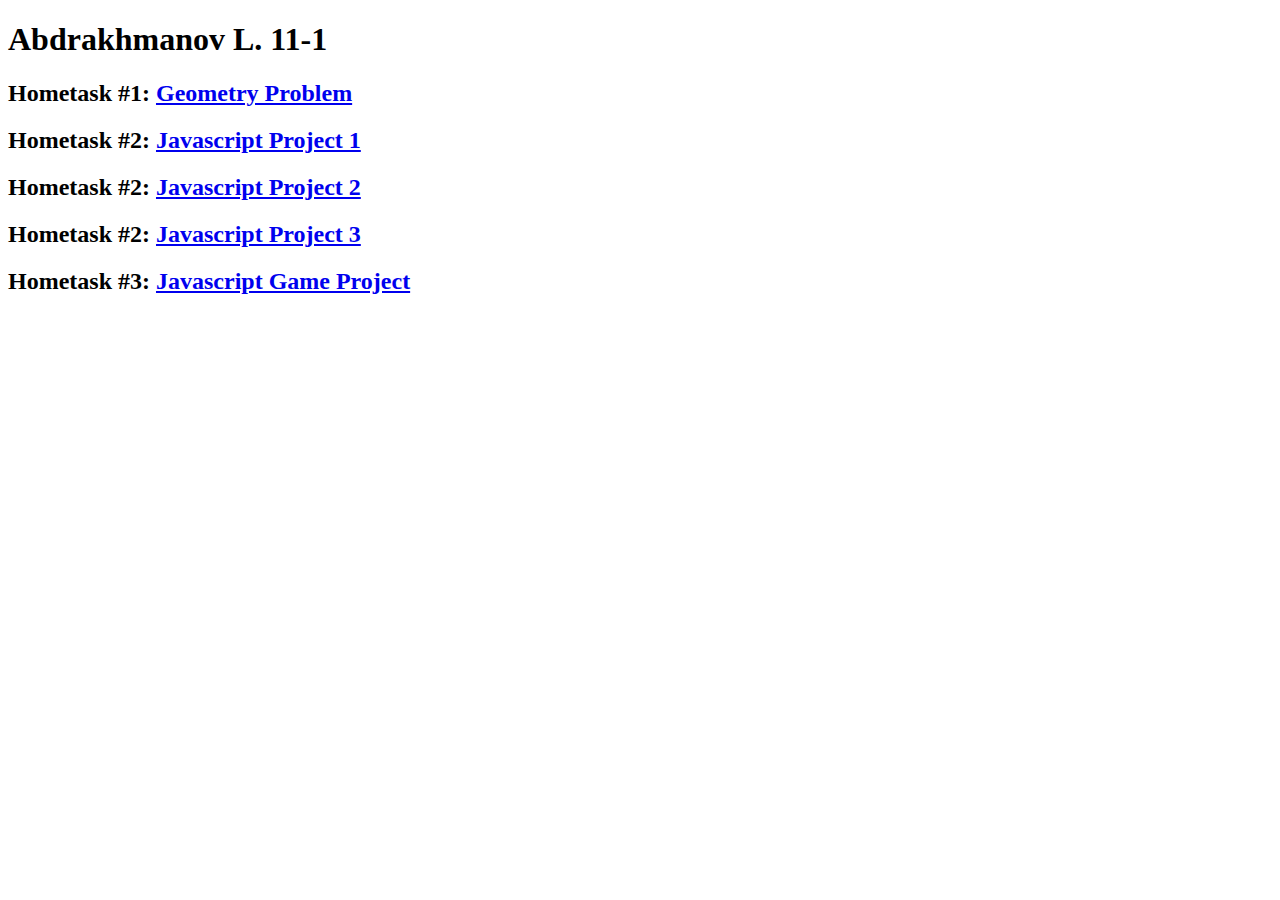
<file: 01-L.Abdrakhmanov/index.html>
<!DOCTYPE html>
<html lang="en">
<head>
    <meta charset="UTF-8">
    <meta name="viewport" content="width=device-width, initial-scale=1.0">
    <title>Document</title>
</head>
<body>
    <h1 class="main_header">Abdrakhmanov L. 11-1</h1>
    <h2 class="main_header">Hometask #1: <a href="./01-geometry/2023-01-17-geometry-abdrakhmanov.html">Geometry Problem</a></h2>
    <h2 class="main_header">Hometask #2: <a href="./02_1-js/index.html">Javascript Project 1</a></h2>
    <h2 class="main_header">Hometask #2: <a href="./02_2-js/index.html">Javascript Project 2</a></h2>
    <h2 class="main_header">Hometask #2: <a href="./02_3-js/index.html">Javascript Project 3</a></h2>
    <h2 class="main_header">Hometask #3: <a href="./03-game/index.html">Javascript Game Project</a></h2>
</body>
</html>
</file>
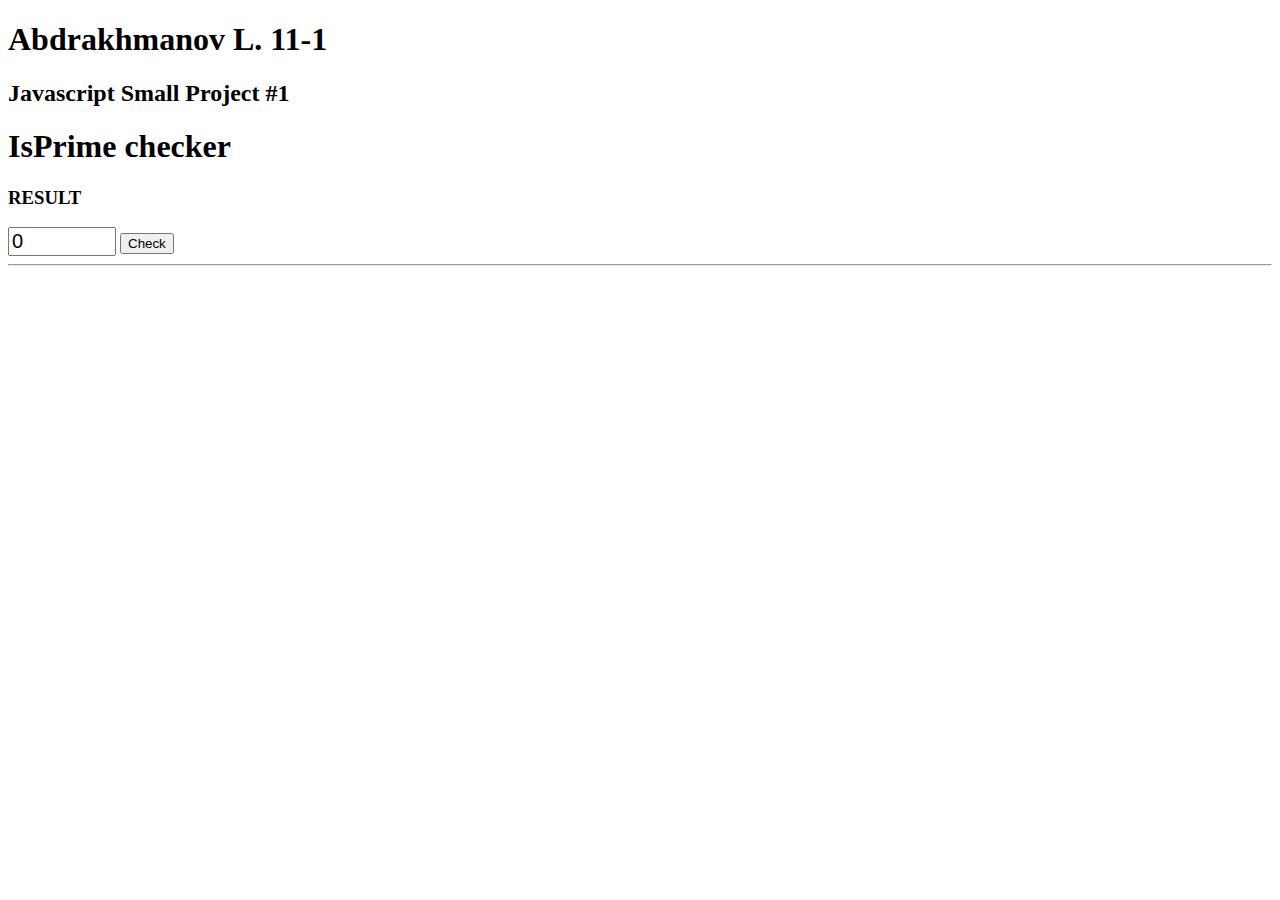
<file: 01-L.Abdrakhmanov/02_1-js/index.html>
<!DOCTYPE html>
<html lang="en">
<head>
    <meta charset="UTF-8">
    <meta http-equiv="X-UA-Compatible" content="IE=edge">
    <meta name="viewport" content="width=device-width, initial-scale=1.0">
    <title>Document</title>
</head>
<body>
    <h1>Abdrakhmanov L. 11-1</h1>
	<h2>Javascript Small Project #1</h2>
	<h1>IsPrime checker</h1>
    <h3 id="result_1">RESULT</h3>
    <input type="number" value="0" id="number_1" style="width: 100px; text-align: left; font-size: 20px;">
    <input type="button" onclick="ans_1(document.getElementById('number_1').value)" value="Check">
	<hr></hr>
    
	<script src="./src.js"></script>
</body>
</html>
</file>
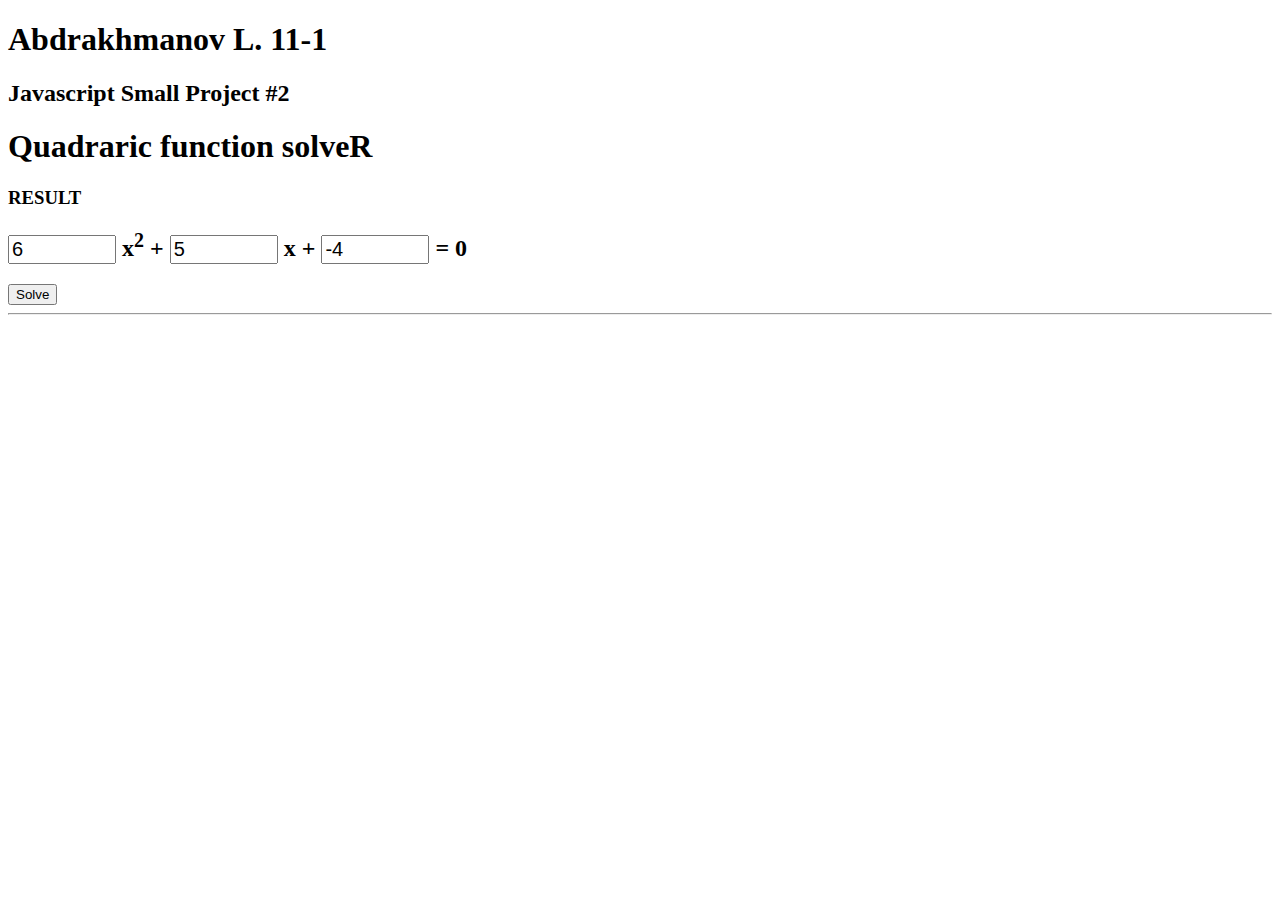
<file: 01-L.Abdrakhmanov/02_2-js/index.html>
<!DOCTYPE html>
<html lang="en">
<head>
    <meta charset="UTF-8">
    <meta http-equiv="X-UA-Compatible" content="IE=edge">
    <meta name="viewport" content="width=device-width, initial-scale=1.0">
    <title>Document</title>
</head>
<body>
    <h1>Abdrakhmanov L. 11-1</h1>
	<h2>Javascript Small Project #2</h2>
	<h1>Quadraric function solveR</h1>
	<h3 id="result_2">RESULT</h3>
	<h2>
	<input value= "6" type="number" id="number_2-1" style="width: 100px; text-align: left; font-size: 20px;"> x<sup>2</sup> +
	<input value= "5" type="number" id="number_2-2" style="width: 100px; text-align: left; font-size: 20px;"> x +
	<input value="-4" type="number" id="number_2-3" style="width: 100px; text-align: left; font-size: 20px;"> = 0</h2>
	<input type="button" onclick="ans_2(document.getElementById('number_2-1').value, document.getElementById('number_2-2').value, document.getElementById('number_2-3').value)" value="Solve">
	<hr></hr>
    
	<script src="./src.js"></script>
</body>
</html>
</file>
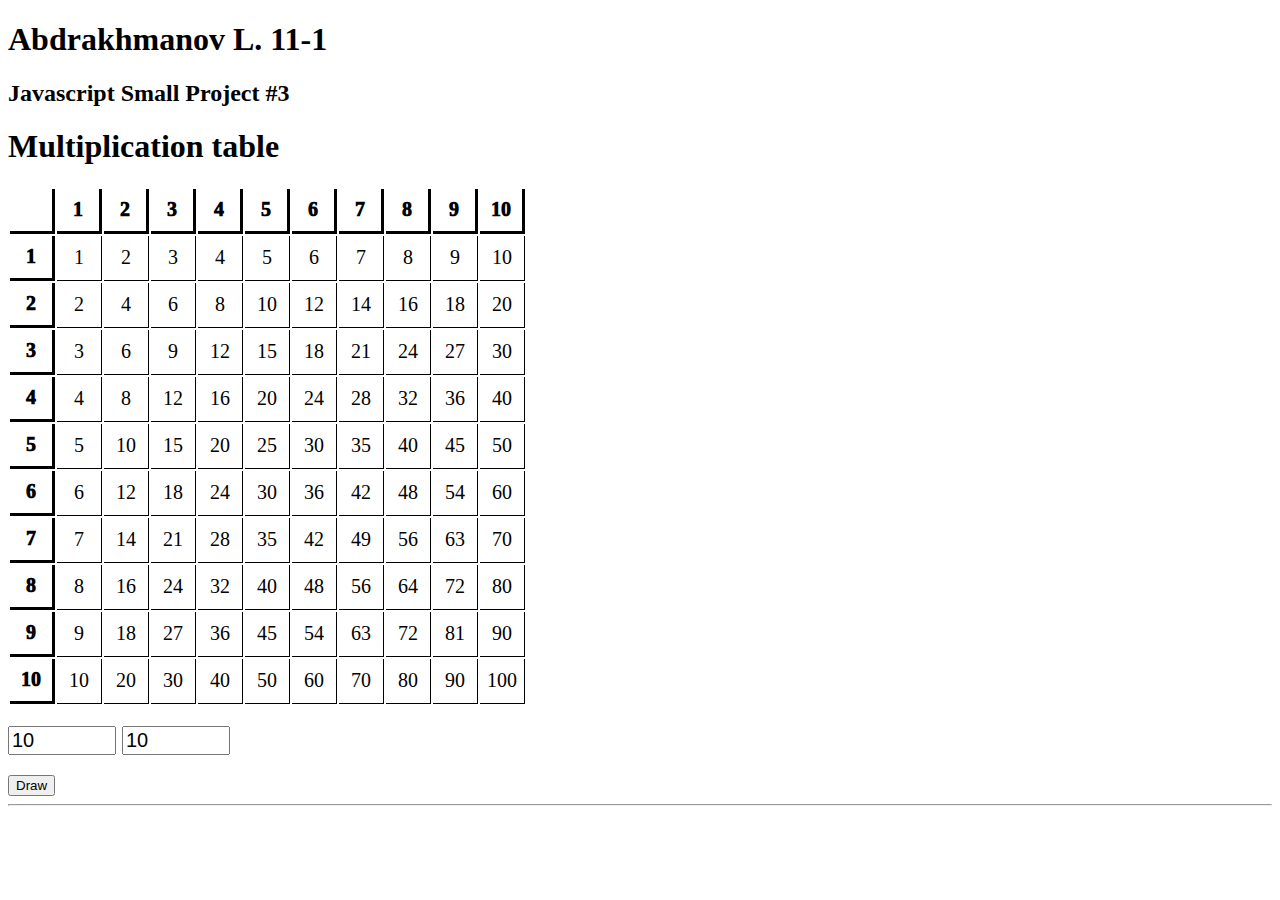
<file: 01-L.Abdrakhmanov/02_3-js/index.html>
<!DOCTYPE html>
<html lang="en">
<head>
    <meta charset="UTF-8">
    <meta http-equiv="X-UA-Compatible" content="IE=edge">
    <meta name="viewport" content="width=device-width, initial-scale=1.0">
    <title>Document</title>
</head>
<body>
    <h1>Abdrakhmanov L. 11-1</h1>
	<h2>Javascript Small Project #3</h2>
	<h1>Multiplication table</h1>
	<table id="table_3"></table>
	<h2>
	<input value="10" type="number" id="number_3-1" style="width: 100px; text-align: left; font-size: 20px;">
	<input value="10" type="number" id="number_3-2" style="width: 100px; text-align: left; font-size: 20px;"></h2>
	<input type="button" value="Draw" onclick="ans_3(document.getElementById('number_3-2').value, document.getElementById('number_3-1').value)">
	<hr>
    
	<script src="./src.js"></script>
</body>
</html>
</file>
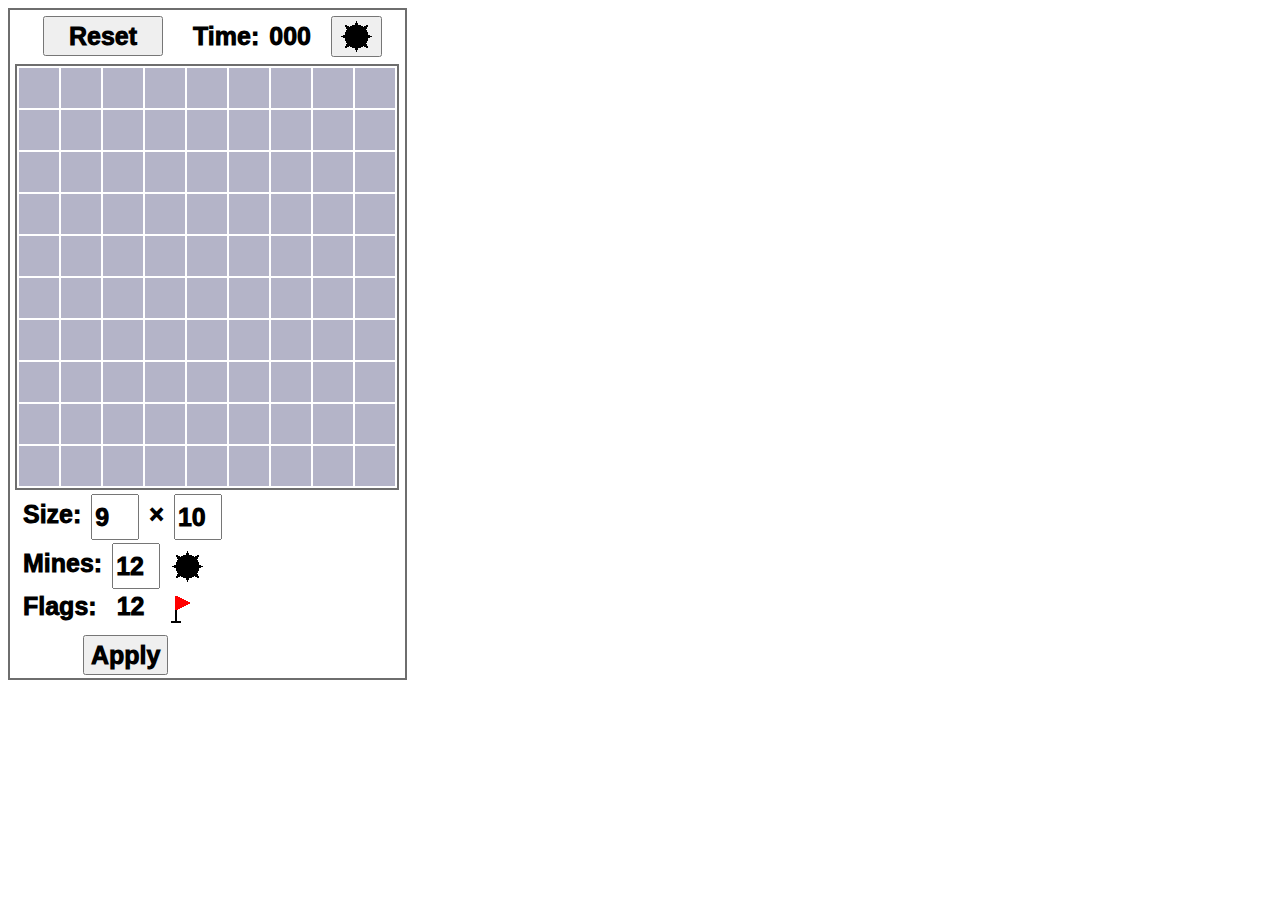
<file: 01-L.Abdrakhmanov/03-game/index.html>
<!DOCTYPE html>
<html lang="en">
<head>
    <meta charset="UTF-8">
    <meta http-equiv="X-UA-Compatible" content="IE=edge">
    <meta name="viewport" content="width=device-width, initial-scale=1.0">
    
    <link rel="stylesheet" href="./styles.css">

    <title>Document</title>
</head>
<body>
    <table oncontextmenu="return false;">
    <tr>
        <td class="upperspace">
            <div>
                <button class="timer" onclick="ms_reset()">Reset</button>
                <p>Time:</p>
                <p id="timer">000</p>
                <button class="flagger" id="flagger" onclick="make_flagged()"><img src="./mine.gif" alt="M" style="vertical-align: middle"></button>
            </div>
        </td>
    </tr>
    <tr>
    <td>
        <table class="field" id="field">
            
        </table>
    </td>
    </tr>
    <tr>
    <td class="lowerspace">
        <div>
            <p>Size: </p>
            <input type="text" value="9" id="wid">
            <p>×</p>
            <input type="text" value="10" id="hei">
        </div>
        <div>
            <p>Mines:</p>
            <input type="text" value="12" id="mines">
            <p><img src="./mine.gif" alt="M"></p>
        </div>
        <div>
            <p>Flags:</p>
            <p id="flags">12</p>
            <p><img src="./flag.gif" alt="M"></p>
        </div>
        <button onclick="change_vars(document.getElementById('wid').value, document.getElementById('hei').value, document.getElementById('mines').value)">Apply</button>
    </td>
    </tr>
    </table>
<script src="./script.js"></script>
</body>
</html>
</file>
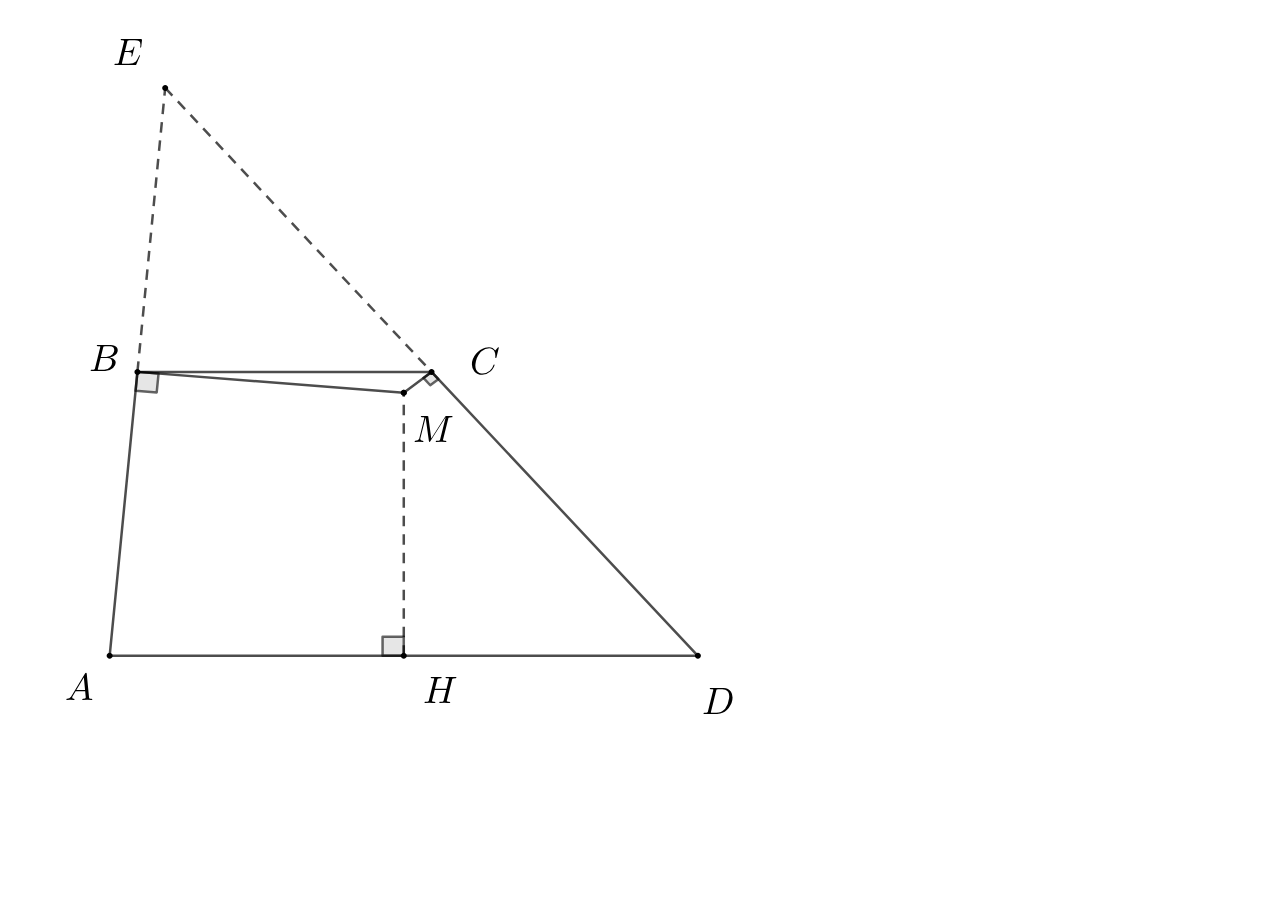
<file: 01-L.Abdrakhmanov/01-geometry/geogebra-export-a.html>
<!DOCTYPE html>
<html lang="en">
<head>
    <meta charset="UTF-8">
    <meta http-equiv="X-UA-Compatible" content="IE=edge">
    <meta name="viewport" content="width=device-width, initial-scale=1.0">
    <title>Document</title>
</head>
<body>
    <a href="./2023-01-17-geometry-abdrakhmanov.html"><img src="./geogebra-export-a.svg" alt="Image A"></a>
</body>
</html>
</file>
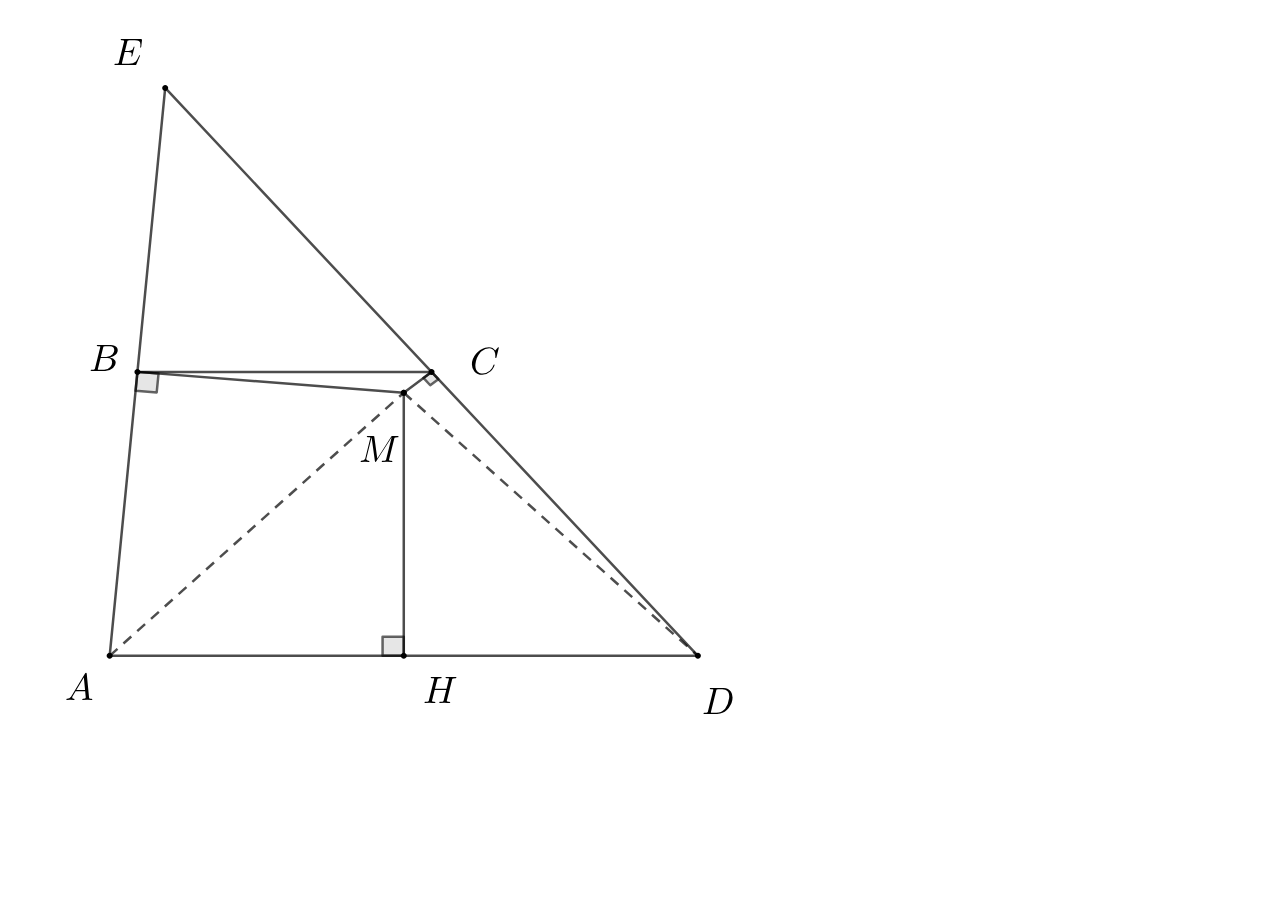
<file: 01-L.Abdrakhmanov/01-geometry/geogebra-export-b.html>
<!DOCTYPE html>
<html lang="en">
<head>
    <meta charset="UTF-8">
    <meta http-equiv="X-UA-Compatible" content="IE=edge">
    <meta name="viewport" content="width=device-width, initial-scale=1.0">
    <title>Document</title>
</head>
<body>
    <a href="./2023-01-17-geometry-abdrakhmanov.html"><img src="./geogebra-export-b.svg" alt="Image B"></a>
</body>
</html>
</file>
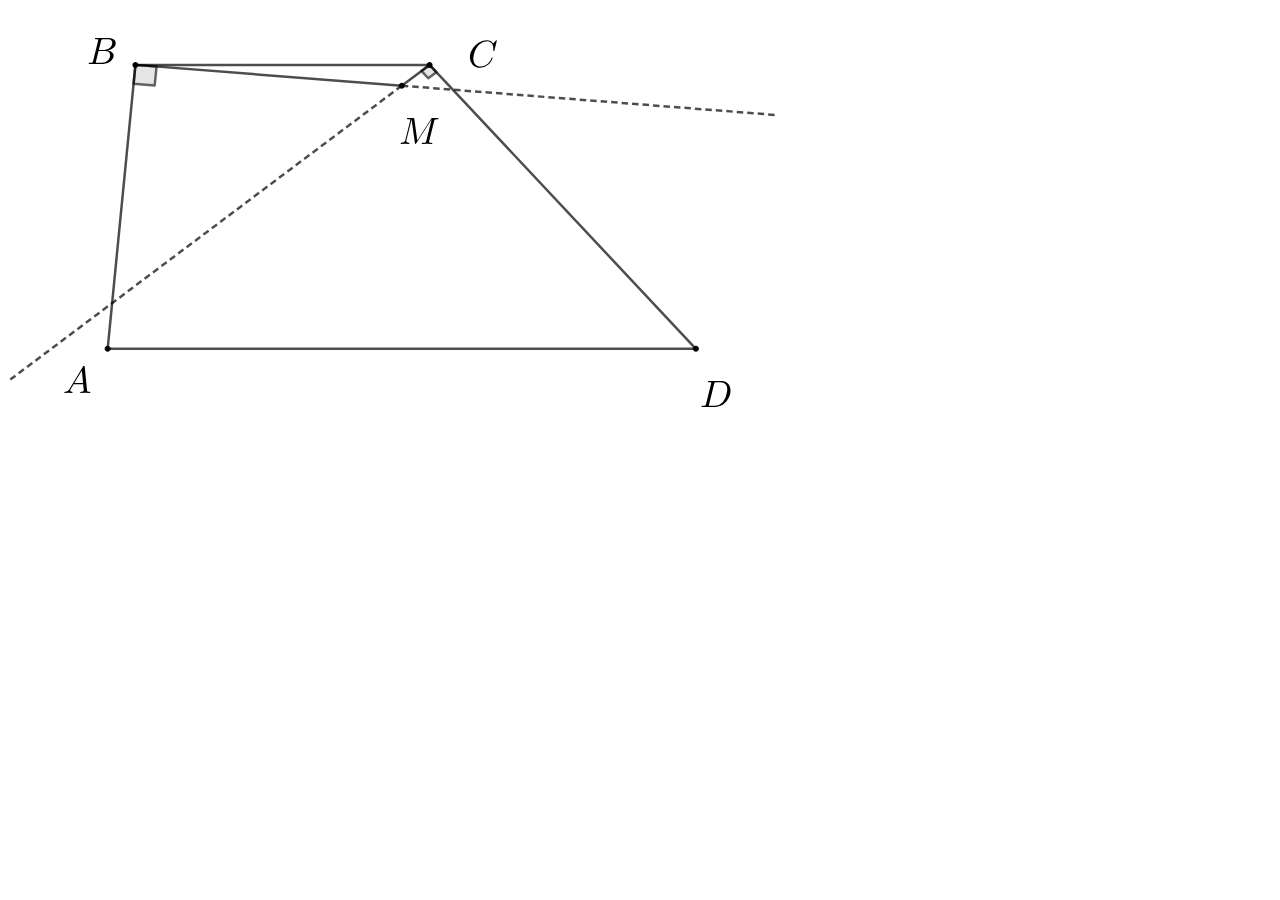
<file: 01-L.Abdrakhmanov/01-geometry/geogebra-export.html>
<!DOCTYPE html>
<html lang="en">
<head>
    <meta charset="UTF-8">
    <meta http-equiv="X-UA-Compatible" content="IE=edge">
    <meta name="viewport" content="width=device-width, initial-scale=1.0">
    <title>Document</title>
</head>
<body>
    <a href="./2023-01-17-geometry-abdrakhmanov.html"><img src="./geogebra-export.svg" alt="Image"></a>
</body>
</html>
</file>
<file: 01-L.Abdrakhmanov/03-game/styles.css>
.field > tbody > tr > td {
    width: 40px;
    height: 40px;
    text-align: center;
    align-items: center;
    background-color: rgb(180, 180, 200);
    padding: 0 0 0 0;
    margin: 0 0 0 0;
    font-weight: 999;
    font-size: 25px;
    font-family: 'Lucida Sans', 'Lucida Sans Regular', 'Lucida Grande', 'Lucida Sans Unicode', Geneva, Verdana, sans-serif;
}

.field {
    text-align: center;
    /* background-color: rgb(199, 199, 199); */
    padding: 0 0 0 0;
    margin: 0 auto 0 auto;
}

table {
    border-color: rgb(110, 110, 110);
    border-width: 2px;
    border-style: double;
}

.upperspace > div {
    display: flex;
    justify-content: left;
    vertical-align: auto;
    width: 100%;
    margin: 3px 0 3px 0;
}

.upperspace > div > .timer {
    height: 40px;
    font-weight: 999;
    font-size: 25px;
    font-family: 'Lucida Sans', 'Lucida Sans Regular', 'Lucida Grande', 'Lucida Sans Unicode', Geneva, Verdana, sans-serif;
    margin-left: 30px;
    margin-right: 20px;
    width: 120px;
}

.upperspace > div > .flagger {
    margin-left: 20px;
    margin-right: 20px
}

.upperspace > div > p {
    height: auto;
    font-weight: 999;
    font-size: 25px;
    font-family: 'Lucida Sans', 'Lucida Sans Regular', 'Lucida Grande', 'Lucida Sans Unicode', Geneva, Verdana, sans-serif;
    margin: auto 0 auto 10px;
    vertical-align: middle;
}

.lowerspace > div {
    display: flex;
    justify-content: left;
    vertical-align: auto;
    width: 100%;
    margin: 0 0 3px 0;
}

.lowerspace > div > input {
    height: 40px;
    font-weight: 999;
    font-size: 25px;
    font-family: 'Lucida Sans', 'Lucida Sans Regular', 'Lucida Grande', 'Lucida Sans Unicode', Geneva, Verdana, sans-serif;
    margin: auto 0 0 0;
    width: 40px;
}

.lowerspace > div > p {
    height: 40px;
    font-weight: 999;
    font-size: 25px;
    font-family: 'Lucida Sans', 'Lucida Sans Regular', 'Lucida Grande', 'Lucida Sans Unicode', Geneva, Verdana, sans-serif;
    margin: auto 0 0 0;
    padding-right: 10px;
    padding-left: 10px;
}

.lowerspace > button {
    height: 40px;
    font-weight: 999;
    font-size: 25px;
    font-family: 'Lucida Sans', 'Lucida Sans Regular', 'Lucida Grande', 'Lucida Sans Unicode', Geneva, Verdana, sans-serif;
    margin: 0 0 0 70px;

}
</file>
